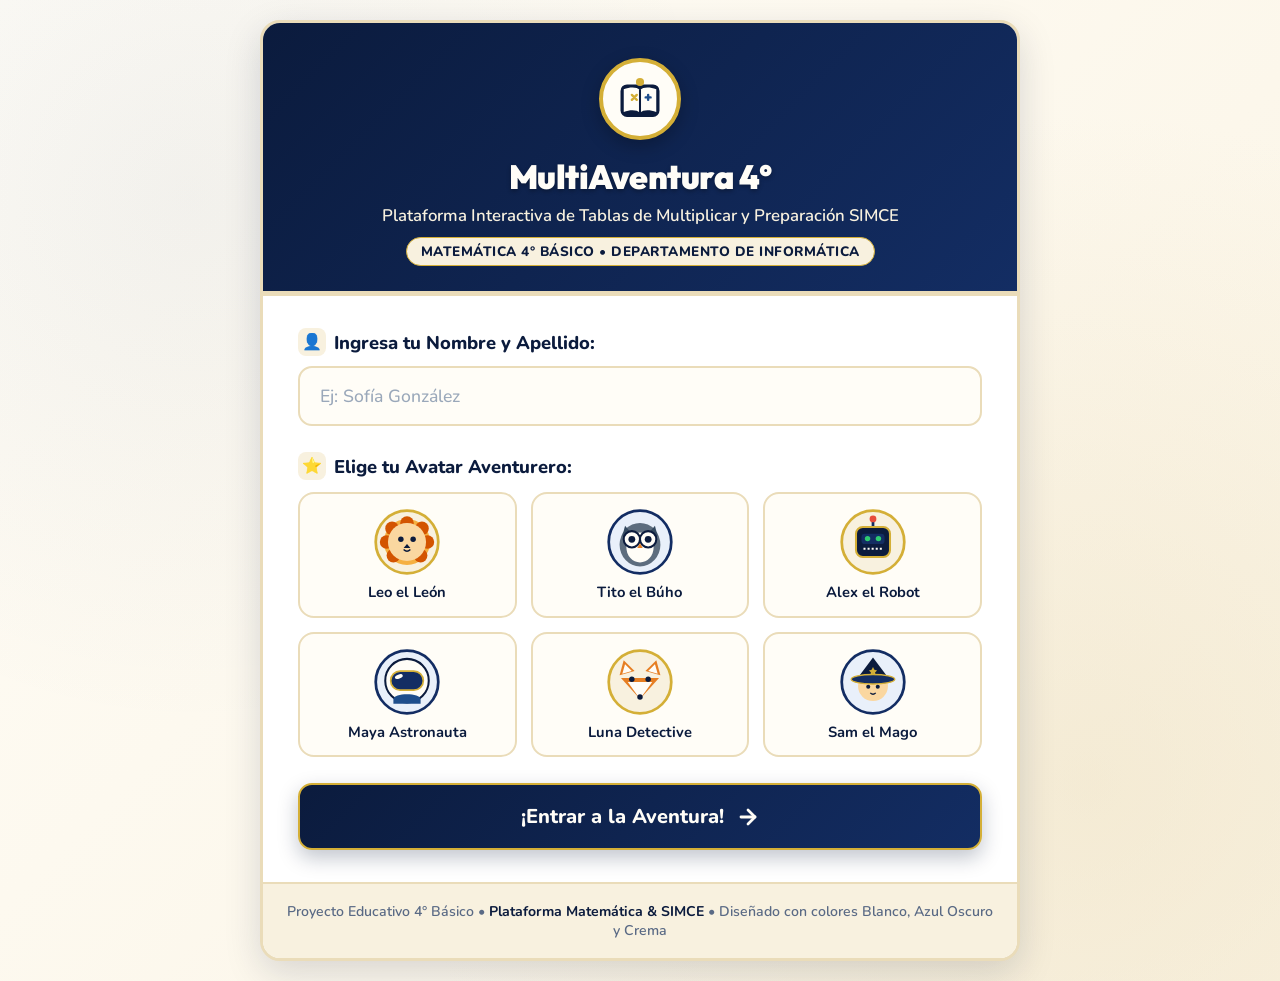
<file: mis tablas/index.html>
<!DOCTYPE html>
<html lang="es">
<head>
    <meta charset="UTF-8">
    <meta name="viewport" content="width=device-width, initial-scale=1.0">
    <title>MultiAventura 4° | Ingreso de Estudiantes</title>
    <link rel="preconnect" href="https://fonts.googleapis.com">
    <link rel="preconnect" href="https://fonts.gstatic.com" crossorigin>
    <link href="https://fonts.googleapis.com/css2?family=Outfit:wght@400;600;700;800;900&family=Nunito:wght@400;600;700;800&display=swap" rel="stylesheet">
    <style>
        :root {
            /* Paleta Oficial Requerida: Blanco, Azul Oscuro y Crema */
            --color-blanco: #FFFFFF;
            --color-azul-oscuro: #0B1B3D;
            --color-azul-medio: #132D63;
            --color-azul-brillante: #1E4E8C;
            --color-azul-suave: #E9F0FA;
            --color-crema: #FFFDF7;
            --color-crema-medio: #F8F1DF;
            --color-crema-oscuro: #EADCB9;
            --color-dorado-acento: #D4AF37;
            --color-texto-oscuro: #0B1B3D;
            --color-texto-crema: #FDF9EE;
            --color-verde-exito: #2E7D32;
            --color-rojo-alerta: #C62828;
            --sombra-elegante: 0 12px 36px rgba(11, 27, 61, 0.15);
            --sombra-hover: 0 18px 42px rgba(11, 27, 61, 0.22);
            --borde-radio: 20px;
        }

        * {
            box-sizing: border-box;
            margin: 0;
            padding: 0;
            font-family: 'Nunito', sans-serif;
            -webkit-tap-highlight-color: transparent;
        }

        body {
            background-color: var(--color-crema);
            background-image: 
                radial-gradient(circle at 15% 20%, rgba(19, 45, 99, 0.05) 0%, transparent 40%),
                radial-gradient(circle at 85% 80%, rgba(234, 220, 185, 0.4) 0%, transparent 50%),
                linear-gradient(135deg, #FFFDF7 0%, #FAF3E3 100%);
            min-height: 100vh;
            display: flex;
            flex-direction: column;
            justify-content: center;
            align-items: center;
            padding: 20px 15px;
            color: var(--color-texto-oscuro);
        }

        .contenedor-principal {
            width: 100%;
            max-width: 760px;
            background: var(--color-blanco);
            border-radius: var(--borde-radio);
            border: 3px solid var(--color-crema-oscuro);
            box-shadow: var(--sombra-elegante);
            overflow: hidden;
            animation: aparecerSuave 0.6s cubic-bezier(0.16, 1, 0.3, 1);
        }

        @keyframes aparecerSuave {
            from {
                opacity: 0;
                transform: translateY(24px) scale(0.98);
            }
            to {
                opacity: 1;
                transform: translateY(0) scale(1);
            }
        }

        /* Encabezado */
        .encabezado-login {
            background: linear-gradient(135deg, var(--color-azul-oscuro) 0%, var(--color-azul-medio) 100%);
            color: var(--color-blanco);
            padding: 35px 25px 25px;
            text-align: center;
            position: relative;
            border-bottom: 5px solid var(--color-crema-oscuro);
        }

        .logo-contenedor {
            display: inline-flex;
            align-items: center;
            justify-content: center;
            background: var(--color-crema);
            width: 82px;
            height: 82px;
            border-radius: 50%;
            border: 4px solid var(--color-dorado-acento);
            box-shadow: 0 6px 18px rgba(0, 0, 0, 0.25);
            margin-bottom: 15px;
            animation: flotar 3s ease-in-out infinite;
        }

        @keyframes flotar {
            0%, 100% { transform: translateY(0); }
            50% { transform: translateY(-7px); }
        }

        .titulo-plataforma {
            font-family: 'Outfit', sans-serif;
            font-size: 2.1rem;
            font-weight: 900;
            letter-spacing: -0.5px;
            color: var(--color-crema);
            text-shadow: 0 2px 4px rgba(0,0,0,0.3);
            margin-bottom: 6px;
        }

        .subtitulo-plataforma {
            font-size: 1.05rem;
            color: var(--color-crema-medio);
            font-weight: 600;
            max-width: 520px;
            margin: 0 auto;
        }

        .etiqueta-nivel {
            display: inline-block;
            background: var(--color-crema-medio);
            color: var(--color-azul-oscuro);
            font-size: 0.85rem;
            font-weight: 800;
            padding: 4px 14px;
            border-radius: 20px;
            margin-top: 10px;
            letter-spacing: 0.5px;
            text-transform: uppercase;
            border: 1px solid var(--color-dorado-acento);
        }

        /* Cuerpo del formulario */
        .cuerpo-formulario {
            padding: 32px 35px;
            background: var(--color-blanco);
        }

        .grupo-campo {
            margin-bottom: 26px;
        }

        .etiqueta-campo {
            display: flex;
            align-items: center;
            gap: 8px;
            font-family: 'Outfit', sans-serif;
            font-size: 1.15rem;
            font-weight: 800;
            color: var(--color-azul-oscuro);
            margin-bottom: 10px;
        }

        .icono-etiqueta {
            display: inline-flex;
            align-items: center;
            justify-content: center;
            width: 28px;
            height: 28px;
            background: var(--color-crema-medio);
            border-radius: 8px;
            color: var(--color-azul-oscuro);
            font-size: 1rem;
        }

        .input-nombre {
            width: 100%;
            padding: 16px 20px;
            font-size: 1.1rem;
            font-weight: 600;
            border: 2.5px solid var(--color-crema-oscuro);
            border-radius: 14px;
            background-color: var(--color-crema);
            color: var(--color-azul-oscuro);
            transition: all 0.25s ease;
            outline: none;
        }

        .input-nombre:focus {
            border-color: var(--color-azul-brillante);
            background-color: var(--color-blanco);
            box-shadow: 0 0 0 4px rgba(30, 78, 140, 0.15);
        }

        .input-nombre::placeholder {
            color: #9aa8ba;
            font-weight: 500;
        }

        /* Grilla de Avatares */
        .grilla-avatares {
            display: grid;
            grid-template-columns: repeat(3, 1fr);
            gap: 14px;
            margin-top: 12px;
        }

        @media (max-width: 600px) {
            .grilla-avatares {
                grid-template-columns: repeat(2, 1fr);
            }
            .cuerpo-formulario {
                padding: 24px 20px;
            }
            .titulo-plataforma {
                font-size: 1.7rem;
            }
        }

        .tarjeta-avatar {
            background: var(--color-crema);
            border: 2.5px solid var(--color-crema-oscuro);
            border-radius: 16px;
            padding: 14px 10px;
            display: flex;
            flex-direction: column;
            align-items: center;
            cursor: pointer;
            transition: all 0.25s cubic-bezier(0.175, 0.885, 0.32, 1.275);
            position: relative;
            user-select: none;
        }

        .tarjeta-avatar:hover {
            transform: translateY(-4px);
            border-color: var(--color-azul-brillante);
            background: #FAF5E8;
            box-shadow: 0 8px 18px rgba(11, 27, 61, 0.08);
        }

        .tarjeta-avatar.seleccionado {
            background: var(--color-azul-oscuro);
            border-color: var(--color-dorado-acento);
            transform: scale(1.03);
            box-shadow: 0 8px 24px rgba(11, 27, 61, 0.25);
        }

        .tarjeta-avatar.seleccionado .nombre-avatar {
            color: var(--color-crema);
            font-weight: 800;
        }

        .tarjeta-avatar.seleccionado .icono-check {
            display: flex;
        }

        .svg-avatar {
            width: 68px;
            height: 68px;
            margin-bottom: 8px;
            transition: transform 0.3s ease;
        }

        .tarjeta-avatar:hover .svg-avatar {
            transform: scale(1.1);
        }

        .nombre-avatar {
            font-size: 0.92rem;
            font-weight: 700;
            color: var(--color-azul-oscuro);
            text-align: center;
            line-height: 1.2;
        }

        .icono-check {
            display: none;
            position: absolute;
            top: -7px;
            right: -7px;
            background: var(--color-dorado-acento);
            color: var(--color-azul-oscuro);
            width: 24px;
            height: 24px;
            border-radius: 50%;
            align-items: center;
            justify-content: center;
            font-size: 13px;
            font-weight: 900;
            box-shadow: 0 2px 6px rgba(0,0,0,0.3);
            border: 2px solid var(--color-blanco);
        }

        /* Mensajes de Alerta / Validación */
        .caja-alerta {
            display: none;
            background: #FDEDEC;
            border-left: 5px solid var(--color-rojo-alerta);
            color: var(--color-rojo-alerta);
            padding: 12px 16px;
            border-radius: 10px;
            font-weight: 700;
            font-size: 0.95rem;
            margin-bottom: 20px;
            animation: sacudir 0.4s ease;
        }

        @keyframes sacudir {
            0%, 100% { transform: translateX(0); }
            20%, 60% { transform: translateX(-6px); }
            40%, 80% { transform: translateX(6px); }
        }

        /* Botón de Ingreso */
        .btn-ingresar {
            width: 100%;
            background: linear-gradient(135deg, var(--color-azul-oscuro) 0%, var(--color-azul-medio) 100%);
            color: var(--color-crema);
            border: 2.5px solid var(--color-dorado-acento);
            padding: 18px 24px;
            font-size: 1.25rem;
            font-weight: 800;
            font-family: 'Outfit', sans-serif;
            border-radius: 14px;
            cursor: pointer;
            display: flex;
            align-items: center;
            justify-content: center;
            gap: 12px;
            box-shadow: 0 8px 20px rgba(11, 27, 61, 0.25);
            transition: all 0.3s ease;
        }

        .btn-ingresar:hover {
            background: linear-gradient(135deg, var(--color-azul-medio) 0%, var(--color-azul-brillante) 100%);
            transform: translateY(-3px);
            box-shadow: 0 12px 28px rgba(11, 27, 61, 0.35);
            color: var(--color-blanco);
        }

        .btn-ingresar:active {
            transform: translateY(1px);
        }

        /* Banner de Estudiante Anterior */
        .banner-sesion-previa {
            display: none;
            background: var(--color-azul-suave);
            border: 2px dashed var(--color-azul-brillante);
            border-radius: 14px;
            padding: 15px 18px;
            margin-bottom: 22px;
            align-items: center;
            justify-content: space-between;
            gap: 12px;
        }

        .banner-sesion-previa .texto-previo {
            font-size: 0.95rem;
            color: var(--color-azul-oscuro);
            font-weight: 700;
        }

        .btn-continuar-previo {
            background: var(--color-azul-oscuro);
            color: var(--color-crema);
            border: none;
            padding: 8px 16px;
            border-radius: 10px;
            font-weight: 800;
            font-size: 0.9rem;
            cursor: pointer;
            transition: background 0.2s;
            white-space: nowrap;
        }

        .btn-continuar-previo:hover {
            background: var(--color-azul-brillante);
        }

        /* Pie de página institucional */
        .pie-login {
            text-align: center;
            padding: 18px 20px;
            background: var(--color-crema-medio);
            border-top: 2px solid var(--color-crema-oscuro);
            font-size: 0.88rem;
            color: #5A6A85;
            font-weight: 600;
        }

        .pie-login strong {
            color: var(--color-azul-oscuro);
        }
    </style>
</head>
<body>

    <main class="contenedor-principal" role="main">
        <!-- Encabezado con Identidad Visual -->
        <header class="encabezado-login">
            <div class="logo-contenedor" aria-label="Logo MultiAventura">
                <!-- SVG Logo: Libro, Estrella y Multiplicación -->
                <svg width="52" height="52" viewBox="0 0 64 64" fill="none" xmlns="http://www.w3.org/2000/svg">
                    <rect x="8" y="14" width="48" height="40" rx="8" fill="#0B1B3D"/>
                    <path d="M12 48C20 45 28 45 32 49C36 45 44 45 52 48V20C44 17 36 17 32 21C28 17 20 17 12 20V48Z" fill="#FFFDF7"/>
                    <path d="M32 21V49" stroke="#0B1B3D" stroke-width="2.5" stroke-linecap="round"/>
                    <path d="M22 27L28 33M28 27L22 33" stroke="#D4AF37" stroke-width="3" stroke-linecap="round"/>
                    <path d="M42 27V33M39 30H45" stroke="#1E4E8C" stroke-width="3" stroke-linecap="round"/>
                    <circle cx="32" cy="11" r="5" fill="#D4AF37"/>
                </svg>
            </div>
            <h1 class="titulo-plataforma">MultiAventura 4°</h1>
            <p class="subtitulo-plataforma">Plataforma Interactiva de Tablas de Multiplicar y Preparación SIMCE</p>
            <div class="etiqueta-nivel">Matemática 4° Básico • Departamento de Informática</div>
        </header>

        <!-- Formulario de Identificación y Selección de Avatar -->
        <section class="cuerpo-formulario">
            <!-- Aviso si ya existe progreso guardado -->
            <div id="bannerSesionPrevia" class="banner-sesion-previa">
                <div class="texto-previo">
                    👋 ¡Hola de nuevo! Hay una aventura guardada de <strong id="nombrePrevio">Estudiante</strong>.
                </div>
                <button type="button" id="btnContinuarPrevio" class="btn-continuar-previo">
                    Continuar Aventura →
                </button>
            </div>

            <form id="formularioIngreso" novalidate>
                <!-- Campo Nombre -->
                <div class="grupo-campo">
                    <label for="inputNombre" class="etiqueta-campo">
                        <span class="icono-etiqueta">👤</span>
                        <span>Ingresa tu Nombre y Apellido:</span>
                    </label>
                    <input 
                        type="text" 
                        id="inputNombre" 
                        class="input-nombre" 
                        placeholder="Ej: Sofía González" 
                        autocomplete="name"
                        maxlength="30"
                        required
                    >
                </div>

                <!-- Selección de Avatar -->
                <div class="grupo-campo">
                    <div class="etiqueta-campo">
                        <span class="icono-etiqueta">⭐</span>
                        <span>Elige tu Avatar Aventurero:</span>
                    </div>

                    <div class="grilla-avatares" id="grillaAvatares" role="radiogroup" aria-label="Selección de Avatar">
                        <!-- Avatar 1: Leo el León -->
                        <div class="tarjeta-avatar" data-id="leon" data-nombre="Leo el León Sabio" role="radio" tabindex="0" aria-checked="false">
                            <span class="icono-check">✓</span>
                            <svg class="svg-avatar" viewBox="0 0 100 100" fill="none">
                                <circle cx="50" cy="50" r="46" fill="#F8F1DF" stroke="#D4AF37" stroke-width="4"/>
                                <circle cx="50" cy="50" r="34" fill="#F5B041"/>
                                <!-- Melena -->
                                <circle cx="50" cy="22" r="10" fill="#D35400"/>
                                <circle cx="28" cy="30" r="10" fill="#D35400"/>
                                <circle cx="72" cy="30" r="10" fill="#D35400"/>
                                <circle cx="20" cy="50" r="10" fill="#D35400"/>
                                <circle cx="80" cy="50" r="10" fill="#D35400"/>
                                <circle cx="30" cy="70" r="10" fill="#D35400"/>
                                <circle cx="70" cy="70" r="10" fill="#D35400"/>
                                <circle cx="50" cy="50" r="28" fill="#FAD7A0"/>
                                <!-- Ojos y Cara -->
                                <circle cx="41" cy="46" r="4" fill="#0B1B3D"/>
                                <circle cx="59" cy="46" r="4" fill="#0B1B3D"/>
                                <polygon points="50,53 45,59 55,59" fill="#0B1B3D"/>
                                <path d="M45 61Q50 66 55 61" stroke="#0B1B3D" stroke-width="2" fill="none"/>
                            </svg>
                            <span class="nombre-avatar">Leo el León</span>
                        </div>

                        <!-- Avatar 2: Tito el Búho -->
                        <div class="tarjeta-avatar" data-id="buho" data-nombre="Tito el Búho Sabio" role="radio" tabindex="0" aria-checked="false">
                            <span class="icono-check">✓</span>
                            <svg class="svg-avatar" viewBox="0 0 100 100" fill="none">
                                <circle cx="50" cy="50" r="46" fill="#E9F0FA" stroke="#132D63" stroke-width="4"/>
                                <ellipse cx="50" cy="54" rx="30" ry="32" fill="#5D6D7E"/>
                                <ellipse cx="50" cy="58" rx="20" ry="22" fill="#FFFDF7"/>
                                <!-- Orejas / Plumas -->
                                <polygon points="28,26 38,38 24,42" fill="#34495E"/>
                                <polygon points="72,26 62,38 76,42" fill="#34495E"/>
                                <!-- Ojos Grandes con Lentes -->
                                <circle cx="38" cy="46" r="12" fill="#FFFDF7" stroke="#0B1B3D" stroke-width="3"/>
                                <circle cx="62" cy="46" r="12" fill="#FFFDF7" stroke="#0B1B3D" stroke-width="3"/>
                                <line x1="50" y1="46" x2="50" y2="46" stroke="#0B1B3D" stroke-width="3"/>
                                <circle cx="38" cy="46" r="5" fill="#0B1B3D"/>
                                <circle cx="62" cy="46" r="5" fill="#0B1B3D"/>
                                <polygon points="50,52 46,59 54,59" fill="#E67E22"/>
                            </svg>
                            <span class="nombre-avatar">Tito el Búho</span>
                        </div>

                        <!-- Avatar 3: Alex el Robot -->
                        <div class="tarjeta-avatar" data-id="robot" data-nombre="Alex el Robot Calculín" role="radio" tabindex="0" aria-checked="false">
                            <span class="icono-check">✓</span>
                            <svg class="svg-avatar" viewBox="0 0 100 100" fill="none">
                                <circle cx="50" cy="50" r="46" fill="#F8F1DF" stroke="#D4AF37" stroke-width="4"/>
                                <!-- Antena -->
                                <line x1="50" y1="18" x2="50" y2="28" stroke="#132D63" stroke-width="4"/>
                                <circle cx="50" cy="16" r="5" fill="#E74C3C"/>
                                <!-- Cabeza Cuadrada -->
                                <rect x="25" y="28" width="50" height="44" rx="10" fill="#0B1B3D" stroke="#D4AF37" stroke-width="3"/>
                                <!-- Pantalla de ojos -->
                                <rect x="33" y="38" width="34" height="15" rx="5" fill="#132D63"/>
                                <circle cx="42" cy="45" r="4" fill="#2ECC71"/>
                                <circle cx="58" cy="45" r="4" fill="#2ECC71"/>
                                <!-- Boca de leds -->
                                <line x1="36" y1="60" x2="64" y2="60" stroke="#FFFDF7" stroke-width="3" stroke-dasharray="3,3"/>
                            </svg>
                            <span class="nombre-avatar">Alex el Robot</span>
                        </div>

                        <!-- Avatar 4: Maya Astronauta -->
                        <div class="tarjeta-avatar" data-id="astronauta" data-nombre="Maya la Astronauta" role="radio" tabindex="0" aria-checked="false">
                            <span class="icono-check">✓</span>
                            <svg class="svg-avatar" viewBox="0 0 100 100" fill="none">
                                <circle cx="50" cy="50" r="46" fill="#E9F0FA" stroke="#132D63" stroke-width="4"/>
                                <!-- Casco -->
                                <circle cx="50" cy="48" r="32" fill="#FFFDF7" stroke="#0B1B3D" stroke-width="3"/>
                                <!-- Visor -->
                                <rect x="26" y="34" width="48" height="28" rx="14" fill="#132D63" stroke="#D4AF37" stroke-width="2.5"/>
                                <!-- Reflejo -->
                                <ellipse cx="38" cy="42" rx="6" ry="3" fill="#FFFDF7" transform="rotate(-20 38 42)"/>
                                <path d="M30 76C30 70 40 68 50 68C60 68 70 70 70 76V82H30V76Z" fill="#1E4E8C"/>
                            </svg>
                            <span class="nombre-avatar">Maya Astronauta</span>
                        </div>

                        <!-- Avatar 5: Luna la Zorra -->
                        <div class="tarjeta-avatar" data-id="zorra" data-nombre="Luna la Detective" role="radio" tabindex="0" aria-checked="false">
                            <span class="icono-check">✓</span>
                            <svg class="svg-avatar" viewBox="0 0 100 100" fill="none">
                                <circle cx="50" cy="50" r="46" fill="#F8F1DF" stroke="#D4AF37" stroke-width="4"/>
                                <!-- Orejas -->
                                <polygon points="26,18 42,34 20,40" fill="#E67E22"/>
                                <polygon points="74,18 58,34 80,40" fill="#E67E22"/>
                                <polygon points="28,24 38,34 24,38" fill="#FFFDF7"/>
                                <polygon points="72,24 62,34 76,38" fill="#FFFDF7"/>
                                <!-- Rostro -->
                                <polygon points="50,75 22,44 78,44" fill="#E67E22"/>
                                <polygon points="50,75 32,50 68,50" fill="#FFFDF7"/>
                                <circle cx="38" cy="46" r="4" fill="#0B1B3D"/>
                                <circle cx="62" cy="46" r="4" fill="#0B1B3D"/>
                                <circle cx="50" cy="72" r="4" fill="#0B1B3D"/>
                            </svg>
                            <span class="nombre-avatar">Luna Detective</span>
                        </div>

                        <!-- Avatar 6: Sam el Mago -->
                        <div class="tarjeta-avatar" data-id="mago" data-nombre="Sam el Mago Numérico" role="radio" tabindex="0" aria-checked="false">
                            <span class="icono-check">✓</span>
                            <svg class="svg-avatar" viewBox="0 0 100 100" fill="none">
                                <circle cx="50" cy="50" r="46" fill="#E9F0FA" stroke="#132D63" stroke-width="4"/>
                                <!-- Cabeza -->
                                <circle cx="50" cy="56" r="22" fill="#FAD7A0"/>
                                <!-- Sombrero de mago -->
                                <polygon points="50,14 26,46 74,46" fill="#0B1B3D"/>
                                <ellipse cx="50" cy="46" rx="32" ry="7" fill="#132D63" stroke="#D4AF37" stroke-width="2"/>
                                <polygon points="50,28 52,32 56,33 53,36 54,40 50,38 46,40 47,36 44,33 48,32" fill="#D4AF37"/>
                                <!-- Ojos -->
                                <circle cx="43" cy="57" r="3" fill="#0B1B3D"/>
                                <circle cx="57" cy="57" r="3" fill="#0B1B3D"/>
                                <path d="M46 66Q50 70 54 66" stroke="#0B1B3D" stroke-width="2" fill="none"/>
                            </svg>
                            <span class="nombre-avatar">Sam el Mago</span>
                        </div>
                    </div>
                </div>

                <!-- Caja de Error / Alerta -->
                <div id="cajaAlerta" class="caja-alerta" role="alert">
                    ⚠️ Por favor ingresa tu nombre y selecciona un avatar para continuar.
                </div>

                <!-- Botón de Ingreso -->
                <button type="submit" id="btnIngresar" class="btn-ingresar">
                    <span>¡Entrar a la Aventura!</span>
                    <svg width="24" height="24" viewBox="0 0 24 24" fill="none" stroke="currentColor" stroke-width="2.8" stroke-linecap="round" stroke-linejoin="round">
                        <line x1="5" y1="12" x2="19" y2="12"></line>
                        <polyline points="12 5 19 12 12 19"></polyline>
                    </svg>
                </button>
            </form>
        </section>

        <!-- Pie Institucional -->
        <footer class="pie-login">
            Proyecto Educativo 4° Básico • <strong>Plataforma Matemática & SIMCE</strong> • Diseñado con colores Blanco, Azul Oscuro y Crema
        </footer>
    </main>

    <script>
        // Lógica de Ingreso y Validación de Estudiante
        document.addEventListener('DOMContentLoaded', () => {
            const formulario = document.getElementById('formularioIngreso');
            const inputNombre = document.getElementById('inputNombre');
            const grillaAvatares = document.getElementById('grillaAvatares');
            const tarjetasAvatar = document.querySelectorAll('.tarjeta-avatar');
            const cajaAlerta = document.getElementById('cajaAlerta');
            const bannerSesion = document.getElementById('bannerSesionPrevia');
            const nombrePrevio = document.getElementById('nombrePrevio');
            const btnContinuarPrevio = document.getElementById('btnContinuarPrevio');

            let avatarSeleccionadoId = null;
            let avatarSeleccionadoNombre = '';
            let contextoAudio = null;

            function reproducirClic() {
                const AudioContextClass = window.AudioContext || window.webkitAudioContext;
                if (!AudioContextClass) return;
                contextoAudio = contextoAudio || new AudioContextClass();
                if (contextoAudio.state === 'suspended') contextoAudio.resume();
                const oscilador = contextoAudio.createOscillator();
                const volumen = contextoAudio.createGain();
                oscilador.frequency.value = 520;
                volumen.gain.setValueAtTime(0.12, contextoAudio.currentTime);
                volumen.gain.exponentialRampToValueAtTime(0.0001, contextoAudio.currentTime + 0.06);
                oscilador.connect(volumen);
                volumen.connect(contextoAudio.destination);
                oscilador.start();
                oscilador.stop(contextoAudio.currentTime + 0.06);
            }

            function reproducirVoz(texto) {
                if (!('speechSynthesis' in window) || !texto) return;
                const voces = window.speechSynthesis.getVoices();
                const vocesEspanol = voces.filter(voz => /^es([_-]|$)/i.test(voz.lang));
                const vozFemenina = vocesEspanol.find(voz =>
                    /(female|mujer|sabina|helena|laura|paulina|monica|lucia|elena|sofia|ximena|valentina|isabela)/i.test(voz.name)
                );
                const lectura = new SpeechSynthesisUtterance(texto);
                lectura.lang = vozFemenina?.lang || vocesEspanol[0]?.lang || 'es-ES';
                lectura.voice = vozFemenina || vocesEspanol[0] || null;
                lectura.pitch = 1.15;
                lectura.rate = 0.95;
                window.speechSynthesis.cancel();
                window.speechSynthesis.speak(lectura);
            }

            document.addEventListener('click', event => {
                if (event.target.closest('button, input, label, [role="radio"]')) reproducirClic();
            }, true);

            document.addEventListener('pointerover', event => {
                const elemento = event.target.closest('#inputNombre, .tarjeta-avatar, #btnIngresar, #btnContinuarPrevio');
                if (!elemento || elemento.contains(event.relatedTarget)) return;
                const texto = elemento.labels?.[0]?.textContent || elemento.getAttribute('aria-label') ||
                    elemento.getAttribute('data-nombre') || elemento.innerText || elemento.placeholder;
                if (texto) reproducirVoz(texto.replace(/\\s+/g, ' ').trim());
            });

            // Verificar si ya existe un perfil en localStorage
            const perfilGuardado = localStorage.getItem('estudiante_multiaventura');
            if (perfilGuardado) {
                try {
                    const datos = JSON.parse(perfilGuardado);
                    if (datos && datos.nombre) {
                        nombrePrevio.textContent = datos.nombre;
                        bannerSesion.style.display = 'flex';
                        // Pre-seleccionar en el formulario por conveniencia
                        inputNombre.value = datos.nombre;
                        if (datos.avatarId) {
                            seleccionarAvatar(datos.avatarId, datos.avatarNombre);
                        }
                    }
                } catch (e) {
                    console.warn('Error leyendo perfil previo:', e);
                }
            }

            // Manejo de clic en botón continuar sesión previa
            btnContinuarPrevio.addEventListener('click', () => {
                redirigirASistema();
            });

            // Selección de Avatar
            tarjetasAvatar.forEach(tarjeta => {
                tarjeta.addEventListener('click', () => {
                    const id = tarjeta.getAttribute('data-id');
                    const nombre = tarjeta.getAttribute('data-nombre');
                    seleccionarAvatar(id, nombre);
                });

                // Soporte para accesibilidad (tecla Enter o Espacio)
                tarjeta.addEventListener('keydown', (e) => {
                    if (e.key === 'Enter' || e.key === ' ') {
                        e.preventDefault();
                        tarjeta.click();
                    }
                });
            });

            function seleccionarAvatar(id, nombre) {
                tarjetasAvatar.forEach(t => {
                    t.classList.remove('seleccionado');
                    t.setAttribute('aria-checked', 'false');
                });

                const seleccionada = document.querySelector(`.tarjeta-avatar[data-id="${id}"]`);
                if (seleccionada) {
                    seleccionada.classList.add('seleccionado');
                    seleccionada.setAttribute('aria-checked', 'true');
                    avatarSeleccionadoId = id;
                    avatarSeleccionadoNombre = nombre;
                    cajaAlerta.style.display = 'none';
                }
            }

            // Validación al enviar el formulario
            formulario.addEventListener('submit', (e) => {
                e.preventDefault();

                const nombreLimpio = inputNombre.value.trim();

                // Validaciones
                if (nombreLimpio.length < 2) {
                    mostrarAlerta('✍️ Por favor ingresa tu nombre (mínimo 2 letras) para poder identificarte.');
                    inputNombre.focus();
                    return;
                }

                if (!avatarSeleccionadoId) {
                    mostrarAlerta('🌟 Por favor selecciona un avatar haciendo clic sobre uno de los personajes.');
                    return;
                }

                // Cargar o inicializar datos completos del estudiante
                let datosEstudiante = {};
                if (perfilGuardado) {
                    try {
                        datosEstudiante = JSON.parse(perfilGuardado);
                    } catch (err) {}
                }

                // Guardar/actualizar datos
                datosEstudiante.nombre = nombreLimpio;
                datosEstudiante.avatarId = avatarSeleccionadoId;
                datosEstudiante.avatarNombre = avatarSeleccionadoNombre;
                datosEstudiante.fechaUltimoIngreso = new Date().toISOString();

                // Inicializar progreso si es nuevo
                if (!datosEstudiante.puntos) datosEstudiante.puntos = 0;
                if (!datosEstudiante.nivel) datosEstudiante.nivel = 1;
                if (!datosEstudiante.tablasDominadas) datosEstudiante.tablasDominadas = [];
                if (!datosEstudiante.desafiosCompletados) datosEstudiante.desafiosCompletados = {};
                if (!datosEstudiante.logros) datosEstudiante.logros = [];
                if (!datosEstudiante.ensayosSimce) datosEstudiante.ensayosSimce = [];

                // Persistir en LocalStorage
                localStorage.setItem('estudiante_multiaventura', JSON.stringify(datosEstudiante));

                // Efecto de carga y redirección
                redirigirASistema();
            });

            function mostrarAlerta(mensaje) {
                cajaAlerta.textContent = mensaje;
                cajaAlerta.style.display = 'block';
                cajaAlerta.scrollIntoView({ behavior: 'smooth', block: 'nearest' });
            }

            function redirigirASistema() {
                const btnIngresar = document.getElementById('btnIngresar');
                btnIngresar.disabled = true;
                btnIngresar.innerHTML = `<span>Cargando tu aventura...</span> ⏳`;
                
                // Transición fluida a Sistema/index.html
                setTimeout(() => {
                    window.location.href = 'Sistema/index.html';
                }, 400);
            }
        });
    </script>
</body>
</html>
</file>
<file: mis tablas/Sistema/CSS/estilos.css>
/* ==========================================================================
   MultiAventura 4° - Estilos Oficiales
   Paleta: Blanco (#FFFFFF), Azul Oscuro (#0B1B3D, #132D63), Crema (#FFFDF7, #F8F1DF, #EADCB9)
   Tipografía: Outfit & Nunito
   ========================================================================== */

:root {
    /* Paleta Principal Requerida */
    --color-blanco: #FFFFFF;
    --color-azul-oscuro: #182f61;
    --color-azul-medio: #1848ad;
    --color-azul-brillante: #3783e6;
    --color-azul-suave: #EBF1FA;
    --color-azul-hover: #265EAA;

    --color-crema: #FFFDF7;
    --color-crema-medio: #F8F1DF;
    --color-crema-oscuro: #EADCB9;
    --color-crema-dorado: #D8BD80;
    --color-dorado-acento: #D4AF37;
    --color-dorado-brillante: #F1C40F;

    /* Acentos y Retroalimentación */
    --color-verde-exito: #27AE60;
    --color-verde-suave: #E8F8F0;
    --color-rojo-alerta: #E74C3C;
    --color-rojo-suave: #FDEDEC;
    --color-naranja-aviso: #E67E22;
    --color-morado-desafio: #8E44AD;

    /* Textos y Sombras */
    --color-texto-oscuro: #0B1B3D;
    --color-texto-secundario: #4A5B78;
    --color-texto-blanco: #FFFFFF;
    --color-texto-crema: #FDF9EE;

    --sombra-suave: 0 4px 14px rgba(11, 27, 61, 0.08);
    --sombra-media: 0 8px 24px rgba(11, 27, 61, 0.12);
    --sombra-fuerte: 0 16px 36px rgba(11, 27, 61, 0.18);
    --sombra-dorada: 0 6px 20px rgba(212, 175, 55, 0.35);

    --radio-tarjeta: 20px;
    --radio-boton: 14px;
    --transicion-rapida: 0.2s ease;
    --transicion-normal: 0.3s cubic-bezier(0.16, 1, 0.3, 1);
}

/* Reset y Base */
* {
    box-sizing: border-box;
    margin: 0;
    padding: 0;
    font-family: 'Nunito', -apple-system, BlinkMacSystemFont, 'Segoe UI', Roboto, sans-serif;
    -webkit-tap-highlight-color: transparent;
}

body {
    background-color: var(--color-crema);
    background-image: 
        radial-gradient(circle at 10% 15%, rgba(19, 45, 99, 0.04) 0%, transparent 45%),
        radial-gradient(circle at 90% 85%, rgba(234, 220, 185, 0.45) 0%, transparent 50%),
        linear-gradient(180deg, #FFFDF7 0%, #FAF3E3 100%);
    color: var(--color-texto-oscuro);
    min-height: 100vh;
    display: flex;
    flex-direction: column;
    overflow-x: hidden;
}

/* Fuentes y Títulos */
h1, h2, h3, h4, .fuente-titulo {
    font-family: 'Outfit', sans-serif;
    font-weight: 800;
    letter-spacing: -0.3px;
}

/* ==========================================================================
   Barra Superior de Navegación y Perfil
   ========================================================================== */
.barra-superior {
    background: linear-gradient(135deg, var(--color-azul-oscuro) 0%, var(--color-azul-medio) 100%);
    color: var(--color-blanco);
    border-bottom: 4px solid var(--color-crema-oscuro);
    box-shadow: var(--sombra-media);
    position: sticky;
    top: 0;
    z-index: 1000;
}

.barra-contenedor {
    max-width: 1240px;
    margin: 0 auto;
    padding: 12px 20px;
    display: flex;
    justify-content: space-between;
    align-items: center;
    gap: 15px;
}

.marca-logo {
    display: flex;
    align-items: center;
    gap: 12px;
    cursor: pointer;
    text-decoration: none;
    color: inherit;
}

.marca-logo .logo-icono {
    width: 44px;
    height: 44px;
    background: var(--color-crema);
    border-radius: 12px;
    border: 2.5px solid var(--color-dorado-acento);
    display: flex;
    align-items: center;
    justify-content: center;
    box-shadow: 0 4px 10px rgba(0, 0, 0, 0.2);
}

.marca-logo .marca-titulo {
    font-size: 1.35rem;
    font-weight: 900;
    color: var(--color-crema);
    line-height: 1.1;
}

.marca-logo .marca-subtitulo {
    font-size: 0.75rem;
    color: var(--color-crema-oscuro);
    font-weight: 700;
    text-transform: uppercase;
    letter-spacing: 0.5px;
}

/* Perfil del Estudiante en Header */
.perfil-estudiante-header {
    display: flex;
    align-items: center;
    gap: 12px;
}

.chip-avatar {
    display: flex;
    align-items: center;
    gap: 10px;
    background: rgba(255, 253, 247, 0.12);
    border: 2px solid var(--color-crema-oscuro);
    padding: 6px 14px 6px 8px;
    border-radius: 40px;
    backdrop-filter: blur(8px);
}

.avatar-mini {
    width: 38px;
    height: 38px;
    background: var(--color-crema);
    border-radius: 50%;
    border: 2px solid var(--color-dorado-acento);
    display: flex;
    align-items: center;
    justify-content: center;
    overflow: hidden;
}

.avatar-mini svg {
    width: 32px;
    height: 32px;
}

.datos-estudiante-mini {
    display: flex;
    flex-direction: column;
}

.nombre-estudiante-mini {
    font-weight: 800;
    font-size: 0.95rem;
    color: var(--color-crema);
    line-height: 1.2;
}

.nivel-estudiante-mini {
    font-size: 0.75rem;
    color: var(--color-dorado-acento);
    font-weight: 700;
}

/* Chips de Estadísticas */
.stats-header {
    display: flex;
    align-items: center;
    gap: 8px;
}

.chip-stat {
    display: inline-flex;
    align-items: center;
    gap: 6px;
    background: var(--color-crema);
    color: var(--color-azul-oscuro);
    padding: 6px 12px;
    border-radius: 20px;
    font-weight: 800;
    font-size: 0.88rem;
    border: 1.5px solid var(--color-crema-oscuro);
    box-shadow: 0 2px 6px rgba(0,0,0,0.1);
}

.chip-stat.puntos {
    border-color: var(--color-dorado-acento);
    background: #FFF9E6;
}

/* Botones de Acción en Header */
.acciones-header {
    display: flex;
    align-items: center;
    gap: 8px;
}

.btn-header-icono {
    background: rgba(255, 253, 247, 0.15);
    border: 1.5px solid var(--color-crema-oscuro);
    color: var(--color-crema);
    width: 40px;
    height: 40px;
    border-radius: 12px;
    display: flex;
    align-items: center;
    justify-content: center;
    font-size: 1.15rem;
    cursor: pointer;
    transition: var(--transicion-rapida);
}

.btn-header-icono:hover {
    background: var(--color-crema);
    color: var(--color-azul-oscuro);
    transform: translateY(-2px);
}

.btn-cambiar-estudiante {
    background: var(--color-crema);
    color: var(--color-azul-oscuro);
    border: 2px solid var(--color-dorado-acento);
    padding: 7px 14px;
    border-radius: 12px;
    font-weight: 800;
    font-size: 0.82rem;
    cursor: pointer;
    display: flex;
    align-items: center;
    gap: 6px;
    transition: var(--transicion-rapida);
}

.btn-cambiar-estudiante:hover {
    background: var(--color-crema-medio);
    transform: translateY(-2px);
}

@media (max-width: 600px) {
    .barra-contenedor {
        flex-wrap: wrap;
        justify-content: center;
        padding: 12px 14px;
        gap: 10px;
    }

    .marca-logo {
        width: 100%;
        justify-content: center;
    }

    .perfil-estudiante-header {
        width: 100%;
        display: grid;
        grid-template-columns: minmax(0, 1fr) auto;
        gap: 8px;
    }

    .chip-avatar {
        grid-column: 1 / -1;
        justify-self: center;
        max-width: 100%;
    }

    .stats-header {
        justify-self: end;
        gap: 5px;
    }

    .chip-stat {
        padding: 6px 8px;
        font-size: 0.8rem;
    }

    .acciones-header {
        justify-self: start;
        gap: 6px;
    }

    .btn-cambiar-estudiante {
        padding: 7px 9px;
    }

}

/* ==========================================================================
   Contenedor Principal y Vistas (SPA)
   ========================================================================== */
.contenedor-app {
    max-width: 1240px;
    width: 100%;
    margin: 0 auto;
    padding: 24px 20px 60px;
    flex: 1;
}

.vista-modulo {
    display: none;
    animation: fadeInView 0.35s ease;
}

.vista-modulo.activa {
    display: block;
}

@keyframes fadeInView {
    from {
        opacity: 0;
        transform: translateY(12px);
    }
    to {
        opacity: 1;
        transform: translateY(0);
    }
}

/* ==========================================================================
   ETAPA 2: Menú Principal (Dashboard)
   ========================================================================== */
.banner-bienvenida {
    background: linear-gradient(135deg, var(--color-blanco) 0%, var(--color-crema-medio) 100%);
    border: 3px solid var(--color-crema-oscuro);
    border-radius: var(--radio-tarjeta);
    padding: 28px 32px;
    box-shadow: var(--sombra-suave);
    display: flex;
    justify-content: space-between;
    align-items: center;
    gap: 20px;
    margin-bottom: 28px;
    position: relative;
    overflow: hidden;
}

.banner-bienvenida::before {
    content: '';
    position: absolute;
    right: -40px;
    top: -40px;
    width: 160px;
    height: 160px;
    border-radius: 50%;
    background: rgba(212, 175, 55, 0.12);
    pointer-events: none;
}

.saludo-titulo {
    font-size: 2rem;
    color: var(--color-azul-oscuro);
    margin-bottom: 6px;
}

.saludo-subtitulo {
    font-size: 1.05rem;
    color: var(--color-texto-secundario);
    font-weight: 600;
}

.progreso-global-widget {
    background: var(--color-blanco);
    border: 2px solid var(--color-crema-oscuro);
    border-radius: 16px;
    padding: 14px 20px;
    min-width: 280px;
    box-shadow: var(--sombra-suave);
}

.progreso-global-info {
    display: flex;
    justify-content: space-between;
    font-weight: 800;
    font-size: 0.9rem;
    color: var(--color-azul-oscuro);
    margin-bottom: 8px;
}

.barra-progreso-fondo {
    background: var(--color-crema-medio);
    border-radius: 10px;
    height: 14px;
    overflow: hidden;
    border: 1px solid var(--color-crema-oscuro);
}

.barra-progreso-relleno {
    background: linear-gradient(9deg, var(--color-azul-medio) 0%, var(--color-dorado-acento) 100%);
    height: 100%;
    width: 0%;
    border-radius: 10px;
    transition: width 0.8s cubic-bezier(0.16, 1, 0.3, 1);
}

/* Grilla de Módulos del Menú Principal */
.grilla-menu-principal {
    display: grid;
    grid-template-columns: repeat(auto-fit, minmax(320px, 1fr));
    gap: 22px;
}

.tarjeta-menu {
    background: var(--color-blanco);
    border: 3px solid var(--color-crema-oscuro);
    border-radius: var(--radio-tarjeta);
    padding: 28px 24px;
    cursor: pointer;
    transition: var(--transicion-normal);
    position: relative;
    overflow: hidden;
    display: flex;
    flex-direction: column;
    justify-content: space-between;
    box-shadow: var(--sombra-suave);
}

.tarjeta-menu:hover {
    transform: translateY(-8px);
    border-color: var(--color-azul-brillante);
    box-shadow: var(--sombra-media);
}

.tarjeta-menu.destacada {
    background: linear-gradient(145deg, var(--color-azul-oscuro) 0%, var(--color-azul-medio) 100%);
    border-color: var(--color-dorado-acento);
    color: var(--color-blanco);
    box-shadow: var(--sombra-fuerte);
}

.tarjeta-menu.destacada .titulo-menu {
    color: var(--color-crema);
}

.tarjeta-menu.destacada .descripcion-menu {
    color: var(--color-crema-medio);
}

.icono-tarjeta-menu {
    width: 64px;
    height: 64px;
    border-radius: 16px;
    background: var(--color-crema);
    border: 2.5px solid var(--color-crema-oscuro);
    display: flex;
    align-items: center;
    justify-content: center;
    font-size: 2rem;
    margin-bottom: 18px;
    box-shadow: var(--sombra-suave);
}

.tarjeta-menu.destacada .icono-tarjeta-menu {
    background: var(--color-crema);
    border-color: var(--color-dorado-acento);
}

.tag-tarjeta {
    display: inline-block;
    align-self: flex-start;
    padding: 4px 12px;
    border-radius: 20px;
    font-size: 0.78rem;
    font-weight: 800;
    text-transform: uppercase;
    letter-spacing: 0.5px;
    margin-bottom: 12px;
    background: var(--color-azul-suave);
    color: var(--color-azul-oscuro);
    border: 1px solid #C4D7F0;
}

.tarjeta-menu.destacada .tag-tarjeta {
    background: var(--color-dorado-acento);
    color: var(--color-azul-oscuro);
    border-color: var(--color-crema);
}

.titulo-menu {
    font-size: 1.45rem;
    color: var(--color-azul-oscuro);
    margin-bottom: 8px;
}

.descripcion-menu {
    font-size: 0.95rem;
    color: var(--color-texto-secundario);
    line-height: 1.45;
    margin-bottom: 20px;
    font-weight: 600;
}

.pie-tarjeta-menu {
    display: flex;
    justify-content: space-between;
    align-items: center;
    padding-top: 14px;
    border-top: 2px solid var(--color-crema-medio);
    font-weight: 800;
    font-size: 0.92rem;
    color: var(--color-azul-brillante);
}

.tarjeta-menu.destacada .pie-tarjeta-menu {
    border-top-color: rgba(255, 253, 247, 0.2);
    color: var(--color-crema);
}

.flecha-accion {
    display: inline-flex;
    align-items: center;
    justify-content: center;
    width: 34px;
    height: 34px;
    border-radius: 50%;
    background: var(--color-crema-medio);
    color: var(--color-azul-oscuro);
    transition: var(--transicion-rapida);
}

.tarjeta-menu:hover .flecha-accion {
    transform: translateX(5px);
    background: var(--color-azul-oscuro);
    color: var(--color-crema);
}

.tarjeta-menu.destacada .flecha-accion {
    background: var(--color-crema);
    color: var(--color-azul-oscuro);
}

/* Indicador de Bloqueo para SIMCE */
.tarjeta-menu.bloqueada {
    opacity: 0.88;
    background: #FDFBF5;
    border-color: #D8D2C2;
}

.badge-candado {
    background: #EAE6DB;
    color: #6C757D;
    font-size: 0.8rem;
    font-weight: 800;
    padding: 4px 10px;
    border-radius: 12px;
    display: inline-flex;
    align-items: center;
    gap: 4px;
}

/* ==========================================================================
   Miga de Pan y Encabezados de Módulo
   ========================================================================== */
.encabezado-seccion {
    display: flex;
    justify-content: space-between;
    align-items: center;
    flex-wrap: wrap;
    gap: 15px;
    margin-bottom: 24px;
    padding-bottom: 16px;
    border-bottom: 3px solid var(--color-crema-oscuro);
}

.btn-volver {
    display: inline-flex;
    align-items: center;
    gap: 8px;
    background: var(--color-blanco);
    color: var(--color-azul-oscuro);
    border: 2px solid var(--color-crema-oscuro);
    padding: 10px 18px;
    border-radius: var(--radio-boton);
    font-weight: 800;
    font-size: 0.95rem;
    cursor: pointer;
    box-shadow: var(--sombra-suave);
    transition: var(--transicion-rapida);
}

.btn-volver:hover {
    background: var(--color-azul-oscuro);
    color: var(--color-crema);
    border-color: var(--color-azul-oscuro);
    transform: translateX(-3px);
}

.titulo-seccion-actual {
    font-size: 1.85rem;
    color: var(--color-azul-oscuro);
}

.subtitulo-seccion-actual {
    font-size: 0.95rem;
    color: var(--color-texto-secundario);
    font-weight: 600;
}

/* ==========================================================================
   ETAPA 3: MÓDULO APRENDER TABLAS (Visualizador, Grupos y Patrones)
   ========================================================================== */
/* Selector de Tablas (Botones 2 al 10) */
.selector-tablas-carrusel {
    display: flex;
    gap: 10px;
    overflow-x: auto;
    padding-bottom: 12px;
    margin-bottom: 24px;
}

.selector-tablas-carrusel::-webkit-scrollbar {
    height: 8px;
}
.selector-tablas-carrusel::-webkit-scrollbar-thumb {
    background: var(--color-crema-oscuro);
    border-radius: 4px;
}

.btn-pildora-tabla {
    flex: 0 0 auto;
    background: var(--color-blanco);
    border: 2.5px solid var(--color-crema-oscuro);
    border-radius: 16px;
    padding: 12px 20px;
    font-family: 'Outfit', sans-serif;
    font-size: 1.15rem;
    font-weight: 800;
    color: var(--color-azul-oscuro);
    cursor: pointer;
    display: flex;
    flex-direction: column;
    align-items: center;
    gap: 4px;
    transition: var(--transicion-rapida);
    min-width: 90px;
    box-shadow: var(--sombra-suave);
}

.btn-pildora-tabla:hover {
    border-color: var(--color-azul-brillante);
    transform: translateY(-3px);
}

.btn-pildora-tabla.activa {
    background: var(--color-azul-oscuro);
    color: var(--color-crema);
    border-color: var(--color-dorado-acento);
    box-shadow: var(--sombra-media);
}

.btn-pildora-tabla .estrellas-mini {
    font-size: 0.72rem;
    color: var(--color-dorado-acento);
}

/* Contenedor del Taller de la Tabla */
.panel-aprendizaje-tabla {
    display: grid;
    grid-template-columns: 1fr 1fr;
    gap: 24px;
    margin-bottom: 28px;
}

@media (max-width: 900px) {
    .panel-aprendizaje-tabla {
        grid-template-columns: 1fr;
    }
}

.tarjeta-didactica {
    background: var(--color-blanco);
    border: 3px solid var(--color-crema-oscuro);
    border-radius: var(--radio-tarjeta);
    padding: 24px;
    box-shadow: var(--sombra-suave);
}

.tarjeta-didactica h3 {
    font-size: 1.35rem;
    color: var(--color-azul-oscuro);
    margin-bottom: 14px;
    display: flex;
    align-items: center;
    gap: 10px;
}

/* Controles de Multiplicación Interactiva */
.control-operacion {
    background: var(--color-crema);
    border: 2px solid var(--color-crema-oscuro);
    border-radius: 16px;
    padding: 16px;
    text-align: center;
    margin-bottom: 20px;
}

.ecuacion-gigante {
    font-family: 'Outfit', sans-serif;
    font-size: 2.4rem;
    font-weight: 900;
    color: var(--color-azul-oscuro);
    display: flex;
    justify-content: center;
    align-items: center;
    gap: 12px;
}

.numero-resaltado {
    background: var(--color-azul-suave);
    color: var(--color-azul-oscuro);
    padding: 2px 14px;
    border-radius: 12px;
    border: 2px solid var(--color-azul-brillante);
}

.resultado-resaltado {
    background: #FFF9E6;
    color: var(--color-azul-oscuro);
    padding: 2px 16px;
    border-radius: 12px;
    border: 2px solid var(--color-dorado-acento);
}

.slider-contenedor {
    margin-top: 15px;
}

.slider-rango {
    width: 100%;
    height: 10px;
    border-radius: 5px;
    background: var(--color-crema-oscuro);
    outline: none;
    appearance: none;
    -webkit-appearance: none;
    cursor: pointer;
}

.slider-rango::-webkit-slider-thumb {
    -webkit-appearance: none;
    width: 26px;
    height: 26px;
    border-radius: 50%;
    background: var(--color-azul-oscuro);
    border: 3px solid var(--color-dorado-acento);
    cursor: pointer;
    box-shadow: 0 2px 6px rgba(0,0,0,0.3);
}

/* Visualización Concreta de Grupos */
.area-visual-grupos {
    background: var(--color-crema);
    border: 2px dashed var(--color-crema-oscuro);
    border-radius: 16px;
    padding: 18px;
    min-height: 200px;
    display: flex;
    flex-wrap: wrap;
    gap: 14px;
    justify-content: center;
    align-content: flex-start;
}

.caja-grupo-objeto {
    background: var(--color-blanco);
    border: 2px solid var(--color-azul-brillante);
    border-radius: 14px;
    padding: 10px;
    display: flex;
    flex-wrap: wrap;
    gap: 6px;
    max-width: 130px;
    align-items: center;
    justify-content: center;
    box-shadow: 0 4px 10px rgba(0,0,0,0.05);
    animation: zoomInGroup 0.3s ease;
}

@keyframes zoomInGroup {
    from { transform: scale(0.7); opacity: 0; }
    to { transform: scale(1); opacity: 1; }
}

.icono-elemento-grupo {
    width: 24px;
    height: 24px;
    display: flex;
    align-items: center;
    justify-content: center;
    font-size: 1.1rem;
}

/* Suma Iterada y Propiedades */
.tarjeta-explicacion-modelo {
    background: var(--color-azul-suave);
    border: 2px solid #C4D7F0;
    border-radius: 14px;
    padding: 14px 18px;
    margin-top: 16px;
}

.texto-suma-iterada {
    font-weight: 800;
    font-size: 1.05rem;
    color: var(--color-azul-oscuro);
    margin-bottom: 6px;
}

.texto-conmutativa {
    font-size: 0.9rem;
    color: var(--color-texto-secundario);
    font-weight: 600;
}

/* Cuadrícula / Matriz Rectangular */
.area-matriz-cuadricula {
    display: inline-grid;
    gap: 4px;
    background: var(--color-crema);
    padding: 14px;
    border-radius: 14px;
    border: 2px solid var(--color-crema-oscuro);
    margin: 10px auto;
}

.celda-matriz {
    width: 22px;
    height: 22px;
    background: var(--color-azul-oscuro);
    border-radius: 5px;
    transition: transform 0.2s;
}

.celda-matriz:hover {
    transform: scale(1.2);
    background: var(--color-dorado-acento);
}

/* Caja de Trucos y Patrones */
.caja-patron-secreto {
    background: #FFF9E6;
    border: 2.5px solid var(--color-dorado-acento);
    border-radius: 16px;
    padding: 18px 22px;
    margin-bottom: 20px;
}

.titulo-patron {
    font-family: 'Outfit', sans-serif;
    font-size: 1.15rem;
    font-weight: 800;
    color: var(--color-azul-oscuro);
    margin-bottom: 8px;
    display: flex;
    align-items: center;
    gap: 8px;
}

.descripcion-patron {
    font-size: 0.98rem;
    line-height: 1.5;
    color: #4A3B18;
    font-weight: 600;
}

/* Taller de Práctica Rápida de la Tabla */
.taller-practica-rapida {
    background: var(--color-blanco);
    border: 3px solid var(--color-crema-oscuro);
    border-radius: var(--radio-tarjeta);
    padding: 26px;
    box-shadow: var(--sombra-suave);
}

.pregunta-taller-contenedor {
    text-align: center;
    padding: 20px;
}

.pregunta-taller-texto {
    font-family: 'Outfit', sans-serif;
    font-size: 2.2rem;
    font-weight: 900;
    color: var(--color-azul-oscuro);
    margin-bottom: 20px;
}

.opciones-taller-grid {
    display: grid;
    grid-template-columns: repeat(2, 1fr);
    gap: 14px;
    max-width: 480px;
    margin: 0 auto;
}

.btn-opcion-taller {
    background: var(--color-crema);
    border: 2.5px solid var(--color-crema-oscuro);
    border-radius: 14px;
    padding: 16px;
    font-family: 'Outfit', sans-serif;
    font-size: 1.4rem;
    font-weight: 800;
    color: var(--color-azul-oscuro);
    cursor: pointer;
    transition: var(--transicion-rapida);
}

.btn-opcion-taller:hover {
    background: var(--color-azul-suave);
    border-color: var(--color-azul-brillante);
    transform: translateY(-2px);
}

.btn-opcion-taller.acierto {
    background: var(--color-verde-suave) !important;
    border-color: var(--color-verde-exito) !important;
    color: var(--color-verde-exito) !important;
}

.btn-opcion-taller.error {
    background: var(--color-rojo-suave) !important;
    border-color: var(--color-rojo-alerta) !important;
    color: var(--color-rojo-alerta) !important;
}

/* Mensaje de retroalimentación inmediata */
.retroalimentacion-inmediata {
    margin-top: 18px;
    padding: 12px 18px;
    border-radius: 12px;
    font-weight: 800;
    font-size: 1rem;
    display: none;
    animation: popIn 0.3s ease;
}

@keyframes popIn {
    from { transform: scale(0.9); opacity: 0; }
    to { transform: scale(1); opacity: 1; }
}

/* ==========================================================================
   ETAPA 3: MÓDULO JUEGOS Y DESAFÍOS (7 Actividades no monótonas)
   ========================================================================== */
.submenu-juegos {
    display: grid;
    grid-template-columns: repeat(auto-fill, minmax(260px, 1fr));
    gap: 18px;
    margin-bottom: 28px;
}

.tarjeta-juego-item {
    background: var(--color-blanco);
    border: 2.5px solid var(--color-crema-oscuro);
    border-radius: 18px;
    padding: 20px;
    cursor: pointer;
    transition: var(--transicion-normal);
    box-shadow: var(--sombra-suave);
    display: flex;
    flex-direction: column;
    justify-content: space-between;
}

.tarjeta-juego-item:hover {
    transform: translateY(-6px);
    border-color: var(--color-azul-brillante);
    box-shadow: var(--sombra-media);
}

.tarjeta-juego-item.activo {
    background: var(--color-azul-oscuro);
    border-color: var(--color-dorado-acento);
    color: var(--color-crema);
}

.tarjeta-juego-item.activo .titulo-juego {
    color: var(--color-crema);
}

.tarjeta-juego-item.activo .desc-juego {
    color: var(--color-crema-medio);
}

.icono-juego-wrapper {
    font-size: 2.4rem;
    margin-bottom: 12px;
}

.titulo-juego {
    font-size: 1.25rem;
    color: var(--color-azul-oscuro);
    margin-bottom: 6px;
}

.desc-juego {
    font-size: 0.88rem;
    color: var(--color-texto-secundario);
    font-weight: 600;
    line-height: 1.35;
    margin-bottom: 14px;
}

/* Área de Arena de Juego Activo */
.arena-juego-activo {
    background: var(--color-blanco);
    border: 3px solid var(--color-crema-oscuro);
    border-radius: var(--radio-tarjeta);
    padding: 30px 24px;
    box-shadow: var(--sombra-media);
    position: relative;
    min-height: 480px;
}

.barra-estado-juego {
    display: flex;
    justify-content: space-between;
    align-items: center;
    background: var(--color-crema);
    border: 2px solid var(--color-crema-oscuro);
    border-radius: 14px;
    padding: 12px 20px;
    margin-bottom: 24px;
    flex-wrap: wrap;
    gap: 12px;
}

/* JUEGO 1: Memoria Matemática */
.tablero-memoria {
    display: grid;
    grid-template-columns: repeat(4, 1fr);
    gap: 14px;
    max-width: 620px;
    margin: 0 auto;
}

@media (max-width: 600px) {
    .tablero-memoria {
        grid-template-columns: repeat(3, 1fr);
        gap: 8px;
    }
}

.carta-memoria {
    aspect-ratio: 1 / 1;
    background: var(--color-azul-oscuro);
    border: 3px solid var(--color-dorado-acento);
    border-radius: 16px;
    cursor: pointer;
    perspective: 1000px;
    display: flex;
    align-items: center;
    justify-content: center;
    font-family: 'Outfit', sans-serif;
    font-size: 1.35rem;
    font-weight: 900;
    color: var(--color-crema);
    box-shadow: var(--sombra-suave);
    transition: transform 0.25s;
    user-select: none;
}

.carta-memoria:hover {
    transform: scale(1.04);
}

.carta-memoria.volteada {
    background: var(--color-crema);
    color: var(--color-azul-oscuro);
    border-color: var(--color-azul-brillante);
}

.carta-memoria.emparejada {
    background: var(--color-verde-suave);
    border-color: var(--color-verde-exito);
    color: var(--color-verde-exito);
    cursor: default;
    transform: scale(0.96);
}

/* JUEGO 2: Atrapa el Resultado */
.pantalla-atrapa {
    text-align: center;
    position: relative;
    padding: 20px 0;
}

.burbujas-contenedor {
    display: flex;
    justify-content: center;
    flex-wrap: wrap;
    gap: 20px;
    margin-top: 30px;
}

.burbuja-resultado {
    width: 90px;
    height: 90px;
    border-radius: 50%;
    background: radial-gradient(circle at 30% 30%, #FFFFFF, var(--color-azul-suave));
    border: 3.5px solid var(--color-azul-oscuro);
    display: flex;
    align-items: center;
    justify-content: center;
    font-family: 'Outfit', sans-serif;
    font-size: 1.8rem;
    font-weight: 900;
    color: var(--color-azul-oscuro);
    cursor: pointer;
    box-shadow: 0 8px 18px rgba(11, 27, 61, 0.15);
    animation: flotarBurbuja 3s ease-in-out infinite alternate;
    transition: transform 0.2s, background-color 0.2s;
}

.burbuja-resultado:hover {
    transform: scale(1.15);
    border-color: var(--color-dorado-acento);
}

@keyframes flotarBurbuja {
    0% { transform: translateY(0); }
    100% { transform: translateY(-12px); }
}

/* JUEGO 3: Construye la Multiplicación */
.area-construye {
    max-width: 680px;
    margin: 0 auto;
    text-align: center;
}

.panel-controles-construye {
    display: flex;
    justify-content: center;
    gap: 30px;
    background: var(--color-crema);
    border: 2px solid var(--color-crema-oscuro);
    border-radius: 16px;
    padding: 18px;
    margin: 20px 0;
}

.control-contador {
    display: flex;
    flex-direction: column;
    align-items: center;
    gap: 8px;
}

.controles-btn-grupo {
    display: flex;
    align-items: center;
    gap: 12px;
}

.btn-sumar-restar {
    width: 40px;
    height: 40px;
    border-radius: 50%;
    background: var(--color-azul-oscuro);
    color: var(--color-crema);
    border: 2px solid var(--color-dorado-acento);
    font-size: 1.3rem;
    font-weight: 900;
    cursor: pointer;
    display: flex;
    align-items: center;
    justify-content: center;
}

.valor-contador {
    font-family: 'Outfit', sans-serif;
    font-size: 1.6rem;
    font-weight: 900;
    min-width: 35px;
}

/* JUEGO 4: ¿Quién tiene la respuesta? */
.personajes-fila {
    display: flex;
    justify-content: center;
    gap: 25px;
    flex-wrap: wrap;
    margin-top: 30px;
}

.tarjeta-personaje-pregunta {
    background: var(--color-crema);
    border: 3px solid var(--color-crema-oscuro);
    border-radius: 20px;
    padding: 20px;
    width: 180px;
    cursor: pointer;
    text-align: center;
    transition: var(--transicion-normal);
    box-shadow: var(--sombra-suave);
}

.tarjeta-personaje-pregunta:hover {
    transform: translateY(-8px);
    border-color: var(--color-azul-brillante);
}

.pizarra-personaje {
    background: var(--color-azul-oscuro);
    color: var(--color-crema);
    border: 2.5px solid var(--color-dorado-acento);
    border-radius: 12px;
    padding: 10px;
    font-family: 'Outfit', sans-serif;
    font-size: 1.6rem;
    font-weight: 900;
    margin-top: 12px;
}

/* JUEGO 5: Desafío Contra el Tiempo */
.cronometro-grande {
    font-family: 'Outfit', sans-serif;
    font-size: 2.5rem;
    font-weight: 900;
    color: var(--color-azul-oscuro);
    display: flex;
    align-items: center;
    justify-content: center;
    gap: 8px;
}

.cronometro-grande.alerta {
    color: var(--color-rojo-alerta);
    animation: sacudir 0.5s infinite;
}

/* JUEGO 6: Arrastra y Completa */
.zona-arrastra {
    max-width: 640px;
    margin: 0 auto;
    text-align: center;
}

.ecuacion-incompleta {
    display: flex;
    justify-content: center;
    align-items: center;
    gap: 15px;
    font-family: 'Outfit', sans-serif;
    font-size: 2.6rem;
    font-weight: 900;
    margin: 25px 0;
}

.casilla-destino {
    min-width: 75px;
    height: 75px;
    background: var(--color-crema);
    border: 3px dashed var(--color-azul-brillante);
    border-radius: 16px;
    display: flex;
    align-items: center;
    justify-content: center;
    font-size: 2.2rem;
    color: var(--color-azul-oscuro);
    box-shadow: inset 0 2px 6px rgba(0,0,0,0.06);
    transition: background-color 0.15s ease, border-color 0.15s ease, transform 0.15s ease;
}

.casilla-destino.recibiendo-ficha {
    background: var(--color-azul-suave);
    border-color: var(--color-dorado-acento);
    transform: scale(1.06);
}

.fichas-disponibles {
    display: flex;
    justify-content: center;
    gap: 15px;
    flex-wrap: wrap;
    margin-top: 20px;
}

.ficha-numero {
    width: 65px;
    height: 65px;
    background: var(--color-azul-oscuro);
    color: var(--color-crema);
    border: 2.5px solid var(--color-dorado-acento);
    border-radius: 14px;
    display: flex;
    align-items: center;
    justify-content: center;
    font-family: 'Outfit', sans-serif;
    font-size: 1.8rem;
    font-weight: 900;
    cursor: pointer;
    transition: var(--transicion-rapida);
    box-shadow: var(--sombra-suave);
    user-select: none;
    cursor: grab;
}

.ficha-numero.arrastrando {
    cursor: grabbing;
    opacity: 0.55;
}

.ficha-numero:hover {
    transform: scale(1.12);
    background: var(--color-azul-medio);
}

/* JUEGO 7: Detective Matemático */
.panel-detective {
    max-width: 600px;
    margin: 0 auto;
    background: #FFFDF7;
    border: 3px solid var(--color-crema-oscuro);
    border-radius: 20px;
    padding: 26px;
}

.pistas-lista {
    list-style: none;
    margin: 20px 0;
    display: flex;
    flex-direction: column;
    gap: 12px;
}

.item-pista {
    background: var(--color-azul-suave);
    border-left: 5px solid var(--color-azul-oscuro);
    padding: 12px 16px;
    border-radius: 8px;
    font-weight: 700;
    font-size: 1rem;
    color: var(--color-azul-oscuro);
    display: flex;
    align-items: center;
    gap: 10px;
}

/* ==========================================================================
   ETAPA 4: ENSAYO MATEMÁTICO TIPO SIMCE (4° Básico Contextualizado)
   ========================================================================== */
.contenedor-ensayo-simce {
    display: grid;
    grid-template-columns: 280px 1fr;
    gap: 24px;
    align-items: start;
}

@media (max-width: 860px) {
    .contenedor-ensayo-simce {
        grid-template-columns: 1fr;
    }
}

/* Barra Lateral de Preguntas (1 al 10) */
.panel-lateral-simce {
    background: var(--color-blanco);
    border: 3px solid var(--color-crema-oscuro);
    border-radius: var(--radio-tarjeta);
    padding: 22px 18px;
    box-shadow: var(--sombra-suave);
    position: sticky;
    top: 90px;
}

.titulo-panel-lateral {
    font-size: 1.15rem;
    color: var(--color-azul-oscuro);
    margin-bottom: 6px;
    display: flex;
    align-items: center;
    gap: 8px;
}

.resumen-respuestas-texto {
    font-size: 0.85rem;
    color: var(--color-texto-secundario);
    font-weight: 700;
    margin-bottom: 16px;
}

.grilla-navegador-preguntas {
    display: grid;
    grid-template-columns: repeat(5, 1fr);
    gap: 8px;
    margin-bottom: 20px;
}

.btn-navegacion-pregunta {
    width: 44px;
    height: 44px;
    border-radius: 12px;
    background: var(--color-crema);
    border: 2px solid var(--color-crema-oscuro);
    font-family: 'Outfit', sans-serif;
    font-size: 1.1rem;
    font-weight: 800;
    color: var(--color-azul-oscuro);
    cursor: pointer;
    transition: var(--transicion-rapida);
    display: flex;
    align-items: center;
    justify-content: center;
    position: relative;
}

.btn-navegacion-pregunta:hover {
    border-color: var(--color-azul-brillante);
    background: var(--color-azul-suave);
}

.btn-navegacion-pregunta.activa {
    background: var(--color-azul-oscuro) !important;
    color: var(--color-crema) !important;
    border-color: var(--color-dorado-acento) !important;
    box-shadow: 0 4px 10px rgba(11, 27, 61, 0.25);
    transform: scale(1.05);
}

.btn-navegacion-pregunta.respondida {
    background: var(--color-crema-medio);
    border-color: var(--color-azul-brillante);
}

.btn-navegacion-pregunta.respondida::after {
    content: '•';
    position: absolute;
    bottom: 2px;
    color: var(--color-azul-brillante);
    font-size: 1.2rem;
    font-weight: 900;
}

.btn-finalizar-simce {
    width: 100%;
    background: linear-gradient(135deg, var(--color-azul-oscuro) 0%, var(--color-azul-medio) 100%);
    color: var(--color-crema);
    border: 2px solid var(--color-dorado-acento);
    padding: 14px;
    border-radius: var(--radio-boton);
    font-family: 'Outfit', sans-serif;
    font-size: 1.05rem;
    font-weight: 800;
    cursor: pointer;
    transition: var(--transicion-normal);
    box-shadow: var(--sombra-suave);
}

.btn-finalizar-simce:hover {
    background: var(--color-azul-medio);
    transform: translateY(-2px);
    box-shadow: var(--sombra-media);
}

/* Área Principal de la Pregunta SIMCE */
.area-principal-pregunta {
    background: var(--color-blanco);
    border: 3px solid var(--color-crema-oscuro);
    border-radius: var(--radio-tarjeta);
    padding: 32px 28px;
    box-shadow: var(--sombra-suave);
}

.etiqueta-contexto-pregunta {
    display: inline-flex;
    align-items: center;
    gap: 6px;
    background: var(--color-crema);
    border: 1.5px solid var(--color-crema-oscuro);
    color: var(--color-azul-oscuro);
    font-size: 0.85rem;
    font-weight: 800;
    padding: 6px 14px;
    border-radius: 20px;
    margin-bottom: 16px;
}

.enunciado-pregunta {
    font-family: 'Outfit', sans-serif;
    font-size: 1.35rem;
    font-weight: 700;
    color: var(--color-azul-oscuro);
    line-height: 1.5;
    margin-bottom: 22px;
}

.ilustracion-problema-simce {
    background: var(--color-crema);
    border: 2px dashed var(--color-crema-oscuro);
    border-radius: 16px;
    padding: 20px;
    text-align: center;
    margin-bottom: 24px;
}

/* Alternativas de Selección Múltiple (A, B, C, D) */
.grilla-alternativas-simce {
    display: flex;
    flex-direction: column;
    gap: 14px;
    margin-bottom: 28px;
}

.opcion-alternativa-btn {
    background: var(--color-crema);
    border: 2.5px solid var(--color-crema-oscuro);
    border-radius: 16px;
    padding: 16px 20px;
    display: flex;
    align-items: center;
    gap: 16px;
    cursor: pointer;
    transition: var(--transicion-rapida);
    text-align: left;
}

.opcion-alternativa-btn:hover {
    background: var(--color-azul-suave);
    border-color: var(--color-azul-brillante);
    transform: translateX(4px);
}

.opcion-alternativa-btn.seleccionada {
    background: var(--color-azul-oscuro);
    color: var(--color-crema);
    border-color: var(--color-dorado-acento);
    box-shadow: var(--sombra-media);
}

.letra-alternativa {
    width: 38px;
    height: 38px;
    border-radius: 10px;
    background: var(--color-blanco);
    color: var(--color-azul-oscuro);
    border: 2px solid var(--color-crema-oscuro);
    font-family: 'Outfit', sans-serif;
    font-size: 1.2rem;
    font-weight: 900;
    display: flex;
    align-items: center;
    justify-content: center;
    flex-shrink: 0;
}

.opcion-alternativa-btn.seleccionada .letra-alternativa {
    background: var(--color-dorado-acento);
    color: var(--color-azul-oscuro);
    border-color: var(--color-blanco);
}

.texto-alternativa {
    font-size: 1.05rem;
    font-weight: 700;
    line-height: 1.35;
}

/* Botones de Navegación del Ensayo */
.fila-controles-ensayo {
    display: flex;
    justify-content: space-between;
    gap: 15px;
    padding-top: 18px;
    border-top: 2px solid var(--color-crema-medio);
}

.btn-control-ensayo {
    background: var(--color-blanco);
    border: 2.5px solid var(--color-crema-oscuro);
    color: var(--color-azul-oscuro);
    padding: 12px 22px;
    border-radius: var(--radio-boton);
    font-weight: 800;
    font-size: 1rem;
    cursor: pointer;
    display: inline-flex;
    align-items: center;
    gap: 8px;
    transition: var(--transicion-rapida);
}

.btn-control-ensayo:hover:not(:disabled) {
    background: var(--color-azul-oscuro);
    color: var(--color-crema);
}

.btn-control-ensayo:disabled {
    opacity: 0.45;
    cursor: not-allowed;
}

/* ==========================================================================
   PANTALLA DE RESULTADOS Y RETROALIMENTACIÓN SIMCE
   ========================================================================== */
.pantalla-resultados-simce {
    background: var(--color-blanco);
    border: 3px solid var(--color-crema-oscuro);
    border-radius: var(--radio-tarjeta);
    padding: 35px 30px;
    box-shadow: var(--sombra-media);
    text-align: center;
    max-width: 860px;
    margin: 0 auto;
}

.tarjeta-puntaje-simce {
    background: linear-gradient(135deg, var(--color-azul-oscuro) 0%, var(--color-azul-medio) 100%);
    border: 3px solid var(--color-dorado-acento);
    border-radius: 20px;
    color: var(--color-crema);
    padding: 30px 20px;
    margin: 20px 0 30px;
}

.valor-puntaje-grande {
    font-family: 'Outfit', sans-serif;
    font-size: 3.5rem;
    font-weight: 900;
    color: var(--color-dorado-acento);
    line-height: 1;
    margin: 10px 0;
}

.insignia-nivel-desempeno {
    display: inline-block;
    padding: 8px 24px;
    border-radius: 30px;
    font-family: 'Outfit', sans-serif;
    font-size: 1.15rem;
    font-weight: 800;
    margin-top: 10px;
}

.nivel-adecuado {
    background: var(--color-verde-exito);
    color: #FFFFFF;
}

.nivel-elemental {
    background: var(--color-dorado-acento);
    color: var(--color-azul-oscuro);
}

.nivel-insuficiente {
    background: var(--color-rojo-alerta);
    color: #FFFFFF;
}

.desglose-respuestas-simce {
    text-align: left;
    margin-top: 30px;
}

.item-revision-pregunta {
    background: var(--color-crema);
    border: 2px solid var(--color-crema-oscuro);
    border-radius: 14px;
    padding: 16px 20px;
    margin-bottom: 14px;
}

.item-revision-pregunta.correcta {
    border-left: 6px solid var(--color-verde-exito);
}

.item-revision-pregunta.incorrecta {
    border-left: 6px solid var(--color-rojo-alerta);
}

.explicacion-pedagogica {
    margin-top: 8px;
    font-size: 0.92rem;
    color: var(--color-azul-medio);
    font-weight: 600;
    background: #FFFDF7;
    padding: 8px 12px;
    border-radius: 8px;
}

/* ==========================================================================
   MÓDULO PROGRESO Y LOGROS
   ========================================================================== */
.grilla-tablas-progreso {
    display: grid;
    grid-template-columns: repeat(auto-fill, minmax(220px, 1fr));
    gap: 16px;
    margin-top: 20px;
}

.tarjeta-progreso-tabla {
    background: var(--color-blanco);
    border: 2.5px solid var(--color-crema-oscuro);
    border-radius: 16px;
    padding: 18px;
    box-shadow: var(--sombra-suave);
}

.grilla-logros {
    display: grid;
    grid-template-columns: repeat(auto-fill, minmax(240px, 1fr));
    gap: 18px;
    margin-top: 20px;
}

.tarjeta-logro {
    background: var(--color-blanco);
    border: 2.5px solid var(--color-crema-oscuro);
    border-radius: 18px;
    padding: 22px;
    text-align: center;
    box-shadow: var(--sombra-suave);
    position: relative;
    transition: var(--transicion-rapida);
}

.tarjeta-logro.desbloqueado {
    border-color: var(--color-dorado-acento);
    background: #FFFDF7;
}

.tarjeta-logro.bloqueado {
    opacity: 0.55;
    filter: grayscale(80%);
}

.icono-trofeo-logro {
    font-size: 2.8rem;
    margin-bottom: 10px;
}

/* ==========================================================================
   Modales y Mensajes Flotantes (Toasts)
   ========================================================================== */
.modal-overlay {
    position: fixed;
    top: 0;
    left: 0;
    right: 0;
    bottom: 0;
    background: rgba(11, 27, 61, 0.6);
    backdrop-filter: blur(5px);
    display: none;
    align-items: center;
    justify-content: center;
    z-index: 2000;
    padding: 20px;
}

.modal-overlay.abierto {
    display: flex;
    animation: fadeIn 0.25s ease;
}

.modal-caja {
    background: var(--color-blanco);
    border: 3px solid var(--color-crema-oscuro);
    border-radius: var(--radio-tarjeta);
    max-width: 500px;
    width: 100%;
    padding: 30px;
    text-align: center;
    box-shadow: var(--sombra-fuerte);
    animation: zoomInModal 0.3s cubic-bezier(0.16, 1, 0.3, 1);
}

@keyframes zoomInModal {
    from { transform: scale(0.9); opacity: 0; }
    to { transform: scale(1); opacity: 1; }
}

.toast-flotante {
    position: fixed;
    bottom: 24px;
    right: 24px;
    background: var(--color-azul-oscuro);
    color: var(--color-crema);
    border: 2px solid var(--color-dorado-acento);
    border-radius: 14px;
    padding: 14px 20px;
    display: flex;
    align-items: center;
    gap: 12px;
    font-weight: 800;
    font-size: 1rem;
    box-shadow: var(--sombra-fuerte);
    transform: translateY(120%);
    transition: transform 0.35s cubic-bezier(0.16, 1, 0.3, 1);
    z-index: 3000;
}

.toast-flotante.mostrar {
    transform: translateY(0);
}

/* Pie de Página en Sistema */
.pie-sistema {
    text-align: center;
    padding: 22px 20px;
    background: var(--color-crema-medio);
    border-top: 2px solid var(--color-crema-oscuro);
    font-size: 0.9rem;
    color: var(--color-texto-secundario);
    font-weight: 600;
}

.pie-sistema strong {
    color: var(--color-azul-oscuro);
}

@media (max-width: 600px) {
    .contenedor-app {
        padding: 20px 14px 48px;
    }

    .banner-bienvenida {
        flex-direction: column;
        align-items: stretch;
        padding: 22px 18px;
    }

    .progreso-global-widget {
        width: 100%;
        min-width: 0;
    }

    .progreso-global-info {
        flex-wrap: wrap;
        gap: 8px;
    }

    .grilla-menu-principal {
        grid-template-columns: minmax(0, 1fr);
    }

    .contenedor-ensayo-simce {
        grid-template-columns: minmax(0, 1fr);
    }

    .panel-lateral-simce,
    .area-principal-pregunta {
        min-width: 0;
    }
}
</file>
